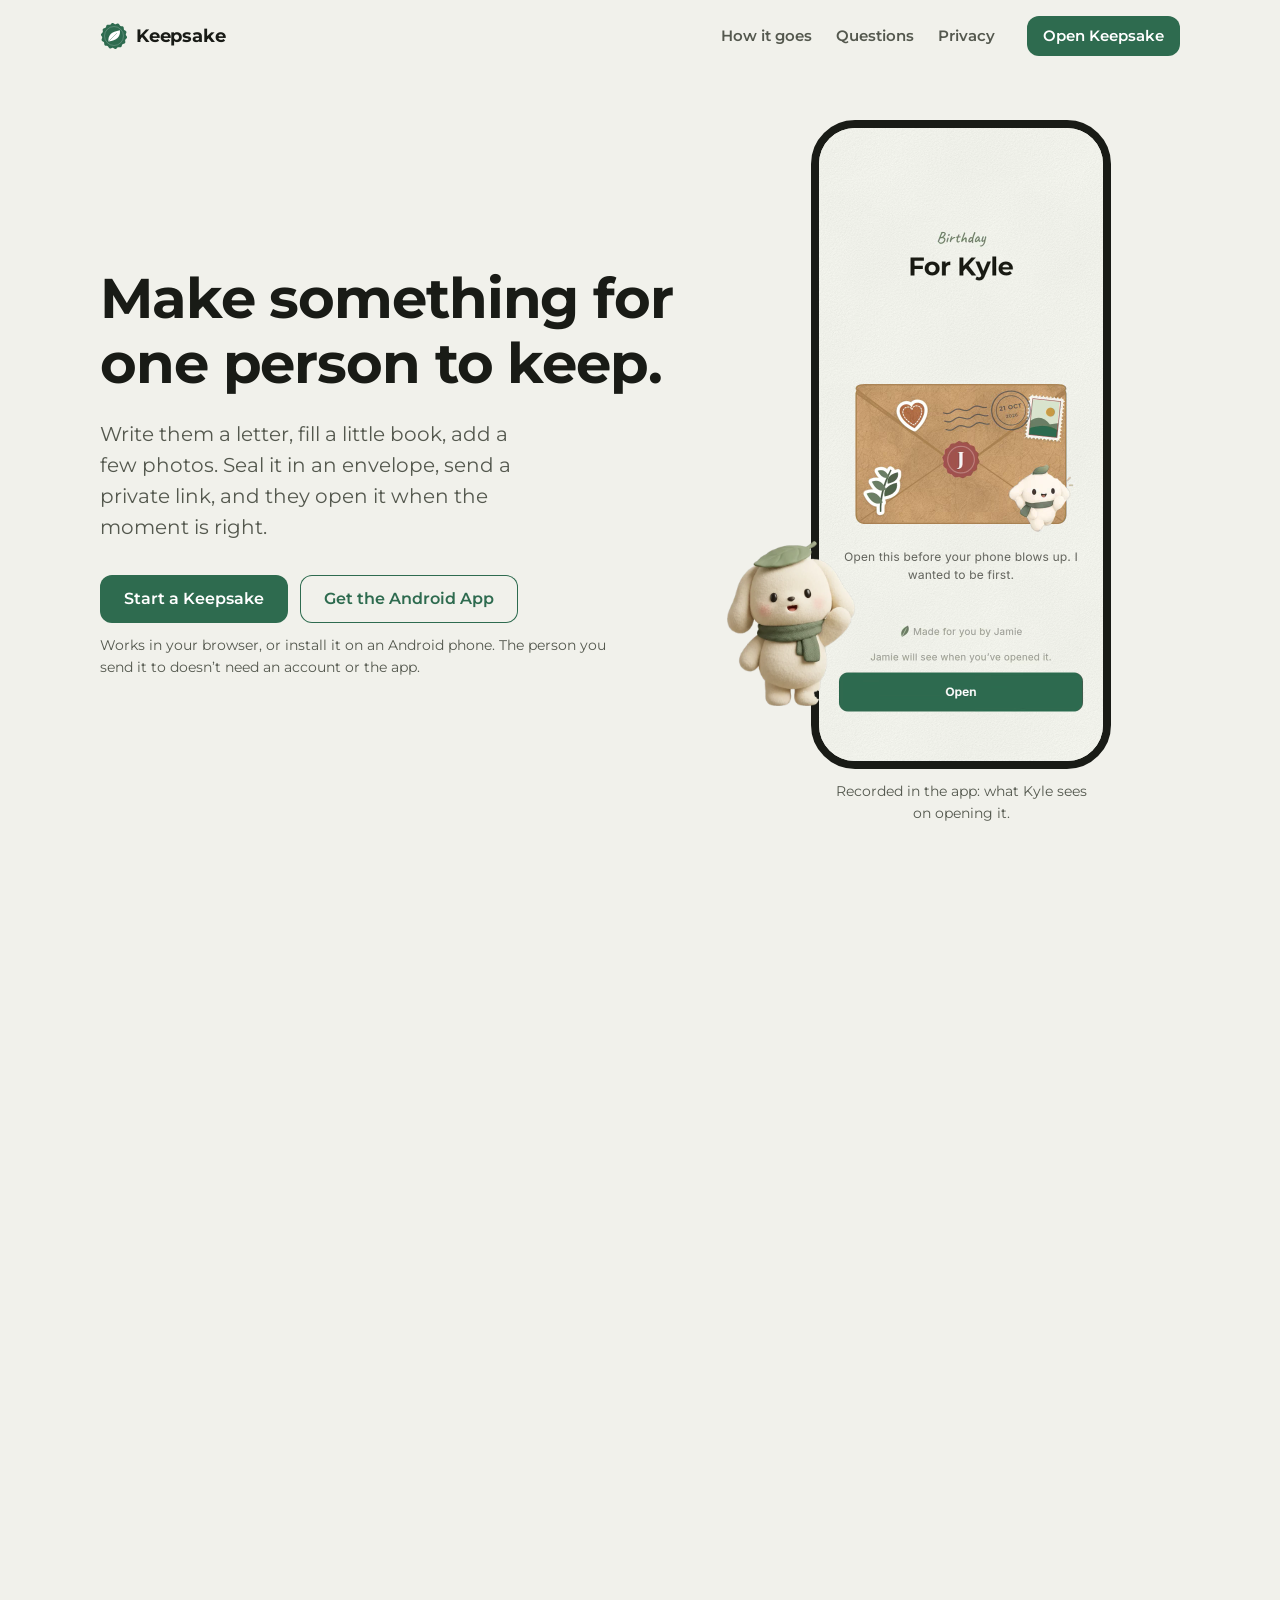
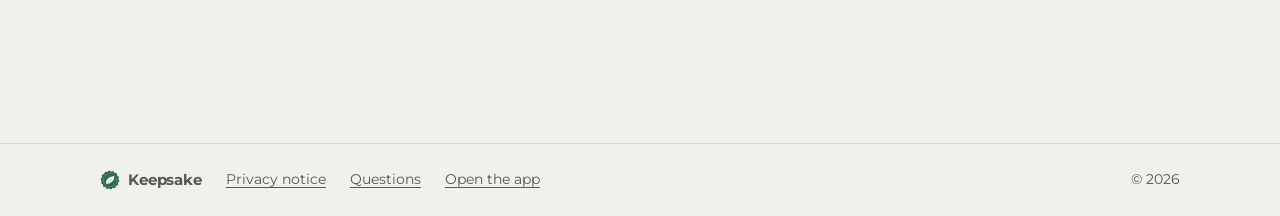
<file: website/index.html>
<!doctype html>
<html lang="en">
<head>
<meta charset="utf-8">
<meta http-equiv="Content-Security-Policy" content="default-src 'none'; script-src 'self'; style-src 'self'; img-src 'self'; media-src 'self'; font-src 'self'; manifest-src 'self'; base-uri 'none'; form-action 'none'; upgrade-insecure-requests; require-trusted-types-for 'script'; trusted-types 'none'">
<meta name="viewport" content="width=device-width, initial-scale=1, viewport-fit=cover">
<title>Keepsake</title>
<meta name="claude:viewport-fit-sides" content="cover">
<meta name="description" content="Write a letter, fill a little book or add a few photos for one person. Seal it in an envelope, send a private link, and they open it when the time is right.">
<meta name="theme-color" content="#F1F1EB">
<meta name="referrer" content="no-referrer">
<meta property="og:title" content="Keepsake">
<meta property="og:description" content="Make something for one person to keep.">
<meta property="og:image" content="img/cover.webp">
<link rel="icon" type="image/svg+xml" href="favicon.svg">
<link rel="icon" href="favicon.ico" sizes="any">
<link rel="apple-touch-icon" href="apple-touch-icon.png">
<link rel="preload" href="fonts/montserrat-bold.woff2" as="font" type="font/woff2" crossorigin>
<link rel="preload" href="fonts/montserrat-regular.woff2" as="font" type="font/woff2" crossorigin>
<link rel="stylesheet" href="site.css">
</head>
<body>

<header class="bar">
  <div class="wrap bar-in">
    <a class="logo" href="#top" aria-label="Keepsake, back to top">
      <img src="favicon.svg" alt="" width="28" height="28">
      <span>Keepsake</span>
    </a>
    <nav class="links" aria-label="On this page">
      <a href="#how">How it goes</a>
      <a href="#questions">Questions</a>
      <a href="#privacy">Privacy</a>
    </nav>
    <a class="btn btn-small" href="app/">Open Keepsake</a>
  </div>
</header>

<main id="top">

  <section class="hero wrap">
    <div class="hero-text">
      <h1>Make something for one person to keep.</h1>
      <p class="lede">Write them a letter, fill a little book, add a few photos. Seal it in an envelope, send a private link, and they open it when the moment is right.</p>
      <div class="cta-row">
        <div class="cta-buttons">
          <a class="btn" href="app/">Start a Keepsake</a>
          <a class="btn btn-quiet" href="download.html">Get the Android App</a>
        </div>
        <p class="note">Works in your browser, or install it on an Android phone. The person you send it to doesn’t need an account or the app.</p>
      </div>
    </div>
    <figure class="hero-phone" data-parallax="0.045">
      <div class="phone-wrap">
        <div class="phone">
          <video id="opening" poster="media/opening-poster.webp"
                 width="585" height="1266" autoplay muted loop playsinline preload="metadata"
                 aria-label="A keepsake opening: the kraft envelope with stickers, the seal breaking, the letter sliding out.">
            <source src="media/opening.webm" type="video/webm">
            <source src="media/opening.mp4" type="video/mp4">
          </video>
        </div>
        <button class="pup" type="button" aria-label="Say hello to the pup">
          <img src="img/pup-wave.webp" alt="" width="360" height="463">
        </button>
      </div>
      <figcaption>Recorded in the app: what Kyle sees on opening it.</figcaption>
    </figure>
  </section>

  <section class="how" id="how" aria-labelledby="how-title" data-reveal>
    <div class="wrap">
      <h2 id="how-title">How it goes</h2>
      <p class="section-lede">Four steps. Nothing for them to set up.</p>
    </div>
    <ol class="steps wrap" tabindex="0" aria-label="Steps, scroll sideways on small screens">
      <li class="step">
        <img src="img/create.webp" alt="The Create screen: occasions as printed paper gift tags on three shelves, To celebrate, For someone close and To say something, with Birthday picked." width="780" height="1688" loading="lazy">
        <h3><span class="num">1</span> Pick what it’s for</h3>
        <p>A birthday, an apology, a hello from far away, or no reason at all. Each one gives you a first line to change or throw away.</p>
      </li>
      <li class="step">
        <img src="img/writer.webp" alt="Writing a letter in handwriting on kraft paper, starting Dear Kyle." width="780" height="1688" loading="lazy">
        <h3><span class="num">2</span> Write it your way</h3>
        <p>A short note or a long letter. Choose the paper, the ink and the handwriting, then sign it with your finger.</p>
      </li>
      <li class="step">
        <img src="img/wrap.webp" alt="Wrapping the envelope: kraft paper, a terracotta wax seal with the initial J, and stickers of a stamp, a heart and a pressed sprig." width="780" height="1688" loading="lazy">
        <h3><span class="num">3</span> Wrap it up</h3>
        <p>Pick the envelope and the wax seal, press your initials into it, then stick on a stamp, a pressed sprig or the pup.</p>
      </li>
      <li class="step">
        <img src="img/letter.webp" alt="The opened gift: a handwritten birthday letter from Jamie to Kyle on kraft paper." width="780" height="1688" loading="lazy">
        <h3><span class="num">4</span> Send the link</h3>
        <p>By message, email or a QR code. They see your envelope first, then the seal breaks and the letter slides out.</p>
      </li>
    </ol>
  </section>

  <section class="tags-demo wrap" aria-labelledby="tags-title" data-reveal>
    <div class="tags-text">
      <h2 id="tags-title">Stuck on the first line?</h2>
      <p>Pick a tag. Keepsake suggests a way to start, and you take it from there. These are the real suggestions from the app.</p>
    </div>
    <div class="tags-play">
      <div class="tag-pile" role="radiogroup" aria-label="Occasion">
        <button class="tag tag-birthday" type="button" role="radio" aria-checked="true" data-o="Birthday" data-line="Happy birthday. This year, I hope"><span>Birthday</span><svg class="motif" viewBox="0 0 26 26" aria-hidden="true"><rect x="10" y="11" width="6" height="12" rx="1.5" fill="#A0524D"/><path d="M10 14l6-1.5M10 18l6-1.5" stroke="#F8E9C8" stroke-width="1.2"/><path d="M13 3c2.5 3 2.5 5 0 6.5-2.5-1.5-2.5-3.5 0-6.5z" fill="#E59A2F"/></svg></button>
        <button class="tag tag-long" type="button" role="radio" aria-checked="false" data-o="Long Distance" data-line="Even from here, I can picture you"><span>Long Distance</span><svg class="motif" viewBox="0 0 26 26" aria-hidden="true"><path d="M22 6 3 12.5l8 2.2 2 7.3z" fill="#2F3B4A"/><path d="M22 6 11 14.7" stroke="#FFFCF6" stroke-width="1"/></svg></button>
        <button class="tag tag-apology" type="button" role="radio" aria-checked="false" data-o="Apology" data-line="I have been thinking about what happened, and"><span>Apology</span><svg class="motif" viewBox="0 0 26 26" aria-hidden="true"><path d="M4 22C10 16 14 12 22 4" stroke="#6B7F63" stroke-width="1.3" fill="none" stroke-linecap="round"/><g fill="#6B7F63"><ellipse cx="9" cy="15" rx="3.5" ry="1.6" transform="rotate(-70 9 15)"/><ellipse cx="13" cy="14" rx="3.5" ry="1.6" transform="rotate(20 13 14)"/><ellipse cx="15" cy="9" rx="3.5" ry="1.6" transform="rotate(-70 15 9)"/><ellipse cx="19" cy="9" rx="3.5" ry="1.6" transform="rotate(20 19 9)"/></g><circle cx="10" cy="19" r="2.3" fill="#4F6249"/></svg></button>
        <button class="tag tag-thanks" type="button" role="radio" aria-checked="false" data-o="Thank You" data-line="I did not say it enough at the time, but"><span>Thank You</span><svg class="motif" viewBox="0 0 26 26" aria-hidden="true"><path d="M4 22C4 11 10 5 22 4c0 12-6 18-18 18z" fill="#6B7F63"/><path d="M6 20 19 7" stroke="#E6EDDF" stroke-width="1"/></svg></button>
        <button class="tag tag-friends" type="button" role="radio" aria-checked="false" data-o="Friendship" data-line="I knew we would be friends when"><span>Friendship</span><svg class="motif" viewBox="0 0 26 26" aria-hidden="true"><path d="M2 11q11 14 22 0" stroke="#2F4329" stroke-width="1" fill="none"/><circle cx="4" cy="13.6" r="3" fill="#A0524D"/><circle cx="8.6" cy="17" r="3" fill="#C79A45"/><circle cx="13" cy="18" r="3" fill="#6B7F63"/><circle cx="17.4" cy="17" r="3" fill="#2F3B4A"/><circle cx="22" cy="13.6" r="3" fill="#A0524D"/></svg></button>
        <button class="tag tag-just" type="button" role="radio" aria-checked="false" data-o="Just Because" data-line="I was thinking about you today when"><span>Just Because</span><svg class="motif" viewBox="0 0 26 26" aria-hidden="true"><g fill="#fff" stroke="#DCCFB8" stroke-width=".8"><ellipse cx="13" cy="6.5" rx="2.6" ry="4.2"/><ellipse cx="13" cy="6.5" rx="2.6" ry="4.2" transform="rotate(51 13 13)"/><ellipse cx="13" cy="6.5" rx="2.6" ry="4.2" transform="rotate(103 13 13)"/><ellipse cx="13" cy="6.5" rx="2.6" ry="4.2" transform="rotate(154 13 13)"/><ellipse cx="13" cy="6.5" rx="2.6" ry="4.2" transform="rotate(206 13 13)"/><ellipse cx="13" cy="6.5" rx="2.6" ry="4.2" transform="rotate(257 13 13)"/><ellipse cx="13" cy="6.5" rx="2.6" ry="4.2" transform="rotate(309 13 13)"/></g><circle cx="13" cy="13" r="3.1" fill="#C79A45"/></svg></button>
      </div>
      <div class="first-line" aria-live="polite">
        <p class="fl-occasion" id="fl-occasion">Birthday</p>
        <p class="fl-text" id="fl-text">Happy birthday. This year, I hope…</p>
      </div>
    </div>
  </section>

  <section class="opened wrap" aria-labelledby="opened-title" data-reveal>
    <div class="opened-text">
      <h2 id="opened-title">What they get</h2>
      <p>Everything you put in, laid out like paper on a table: a letter in your handwriting, a little book that turns its pages, photos with white borders, a list of reasons, notes to open later.</p>
      <p>They can send back a reaction or a few words. Only you can read them, and the app shows you when new ones come in.</p>
    </div>
    <div class="opened-shots">
      <img src="img/reasons.webp" alt="Further down the gift: a list called Stuff I’ve noticed about you, and two notes to open later." width="780" height="1688" loading="lazy">
      <img src="img/book.webp" alt="A little book called Things That Happened This Year, by Jamie, for Kyle, who always reads the last page first." width="780" height="1688" loading="lazy">
    </div>
  </section>

  <section class="open-code wrap" id="open" aria-labelledby="open-title" data-reveal>
    <div class="open-card">
      <div class="open-text">
        <h2 id="open-title">Someone sent you one?</h2>
        <p>Paste the link or the code they gave you. It opens right here in your browser.</p>
      </div>
      <form class="open-form" id="open-form" novalidate>
        <label for="code">Link or code</label>
        <div class="open-row">
          <input id="code" name="code" type="text" inputmode="url" autocomplete="off"
                 autocapitalize="off" autocorrect="off" spellcheck="false" maxlength="300"
                 placeholder="e.g. https://…/receive/Xk3…" aria-describedby="code-help code-error">
          <button class="btn" type="submit">Open It</button>
        </div>
        <p class="help" id="code-help">The code is the 22 letters and numbers at the end of the link.</p>
        <p class="error" id="code-error" role="alert" hidden></p>
      </form>
    </div>
  </section>

  <section class="privacy" id="privacy" aria-labelledby="privacy-title" data-reveal>
    <div class="wrap">
      <h2 id="privacy-title">Private by default</h2>
      <p class="section-lede">Keepsake is for things you’d only say to one person. Here is what that means in practice.</p>
      <dl class="facts">
        <div class="fact">
          <dt>22 random characters</dt>
          <dd>That’s every link. There’s no list of keepsakes to browse and nothing to guess.</dd>
        </div>
        <div class="fact">
          <dt>5 wrong PINs</dt>
          <dd>Add a PIN, and five wrong guesses lock it for 15 minutes, then longer each time, up to a day.</dd>
        </div>
        <div class="fact">
          <dt>Stop sharing anytime</dt>
          <dd>The link stops working on the spot and the copy on our server is deleted. That link can never be used again, by anyone.</dd>
        </div>
        <div class="fact">
          <dt>Sealed until the day</dt>
          <dd>Pick a date and the server won’t hand it over before then, to anyone, however they ask.</dd>
        </div>
        <div class="fact">
          <dt>No location in photos</dt>
          <dd>Photos are shrunk and their location and camera details removed on your phone, before they’re sent.</dd>
        </div>
        <div class="fact">
          <dt>0 trackers</dt>
          <dd>No ads, no analytics, no third-party scripts. Not on this page, not in the app.</dd>
        </div>
      </dl>
      <p class="more"><a href="privacy.html">Read the full privacy notice</a></p>
    </div>
  </section>

  <section class="faq wrap" id="questions" aria-labelledby="faq-title" data-reveal>
    <h2 id="faq-title">Questions people ask</h2>
    <div class="faq-list">
      <details>
        <summary>Does the person I send it to need the app?</summary>
        <p>No. The link opens in any browser on any phone or computer. If they do have the app and an account, they can keep it in their library.</p>
      </details>
      <details>
        <summary>Can I change it after I send it?</summary>
        <p>Yes. Edit it, then tap Update and Share Again. The same link shows the new version, so you don’t have to send anything new.</p>
      </details>
      <details>
        <summary>I sent it to the wrong person. What now?</summary>
        <p>Open it in your keepsakes and tap Stop Sharing. The link stops working at once and the copy on our server is deleted. Your keepsake goes back to your drafts, and you can share it again with a new link.</p>
      </details>
      <details>
        <summary>Can they write back?</summary>
        <p>Yes, with a reaction or a short note of up to 1,000 characters. Only you can read what they send.</p>
      </details>
      <details>
        <summary>How much can one keepsake hold?</summary>
        <p>Up to 6 photos, a book of up to 40 pages, and letters or essays of about 8,000 words each. Mix them however you like.</p>
      </details>
      <details>
        <summary>What happens if I delete my account?</summary>
        <p>Everything you made is deleted from our server: your keepsakes, the replies to them and your sign-in. Their links stop working and can never be reused.</p>
      </details>
    </div>
  </section>

  <section class="closing wrap" aria-labelledby="closing-title" data-reveal>
    <img class="closing-pup drift" src="img/pup-hug.webp" alt="" width="360" height="408">
    <div>
      <h2 id="closing-title">Who would you write to?</h2>
      <p>Start one now. It saves as you go, so you can come back to it tomorrow.</p>
      <div class="cta-buttons">
        <a class="btn" href="app/">Start a Keepsake</a>
        <a class="btn btn-quiet" href="download.html">Get the Android App</a>
      </div>
    </div>
  </section>

</main>

<footer class="foot">
  <div class="wrap foot-in">
    <span class="logo logo-quiet"><img src="favicon.svg" alt="" width="20" height="20"> Keepsake</span>
    <nav aria-label="Footer">
      <a href="privacy.html">Privacy notice</a>
      <a href="#questions">Questions</a>
      <a href="app/">Open the app</a>
    </nav>
    <span class="small">© 2026</span>
  </div>
</footer>

<script src="site.js" defer></script>
</body>
</html>
</file>
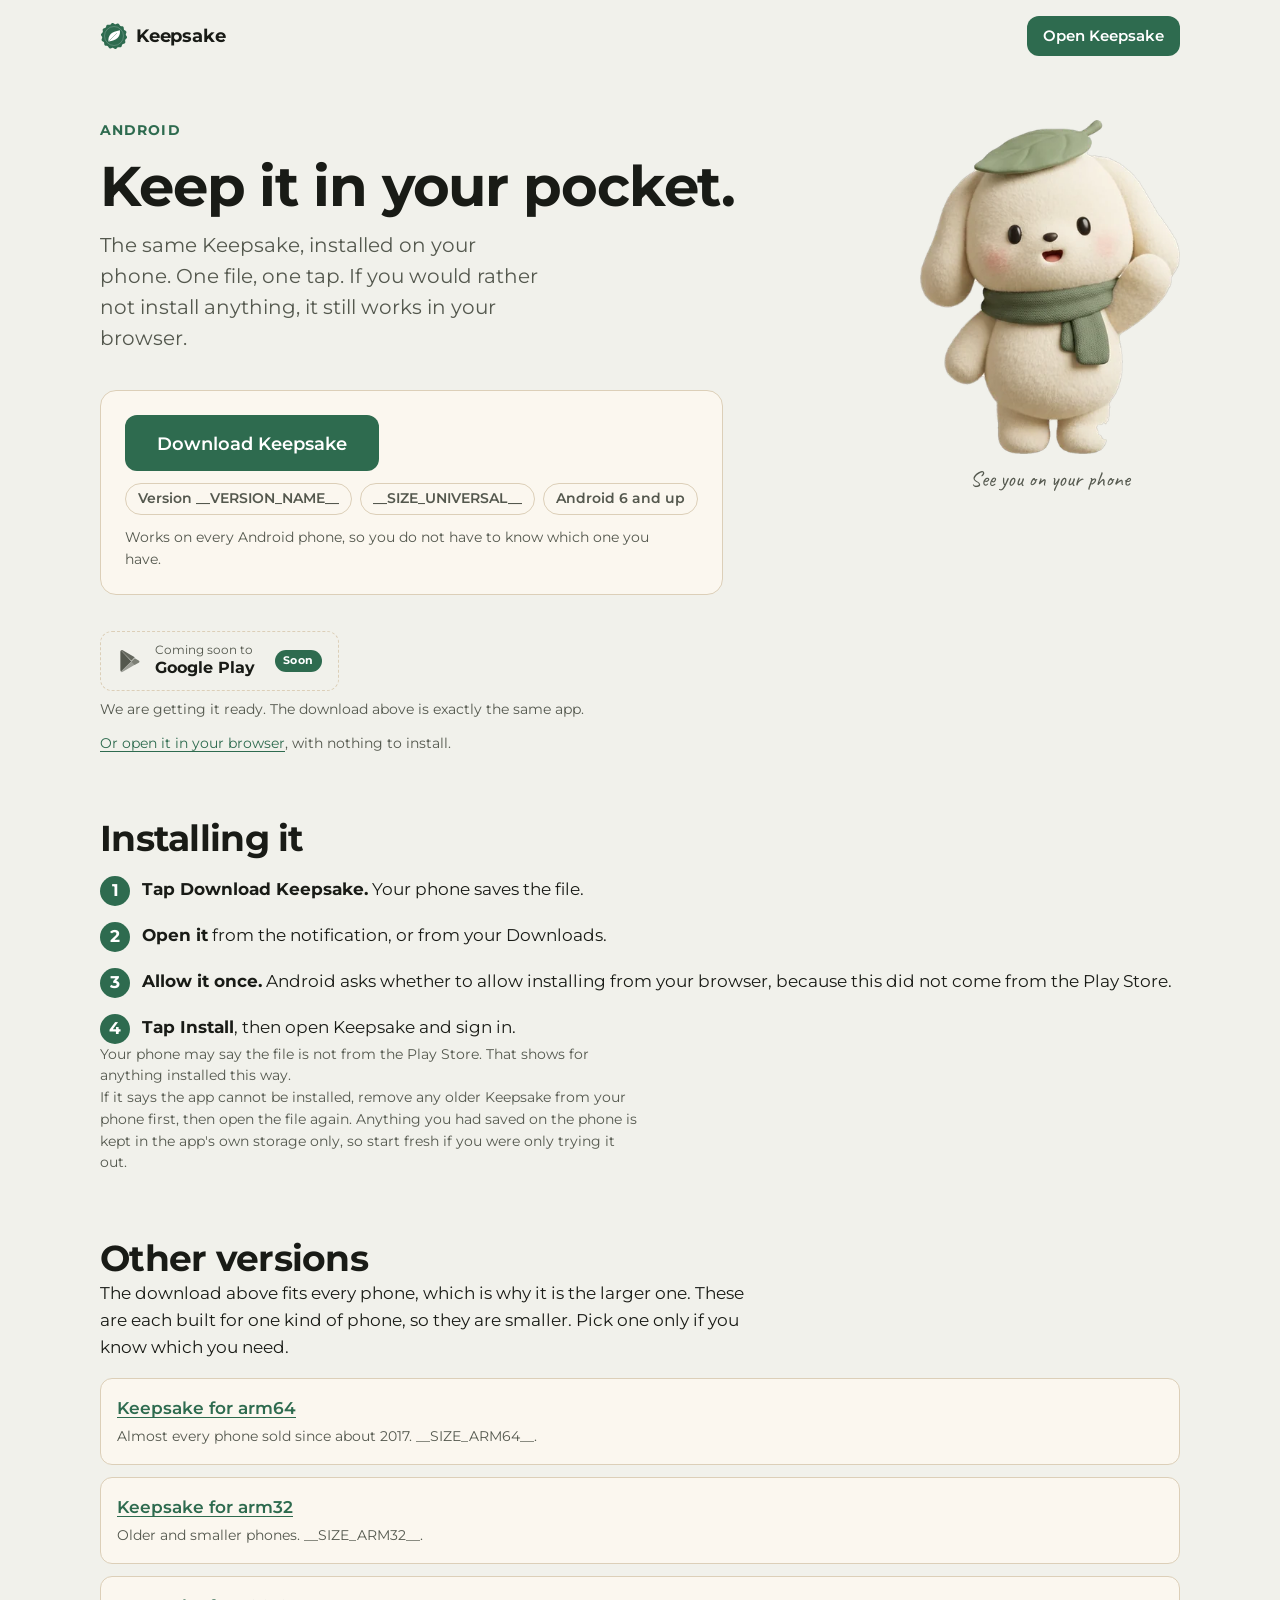
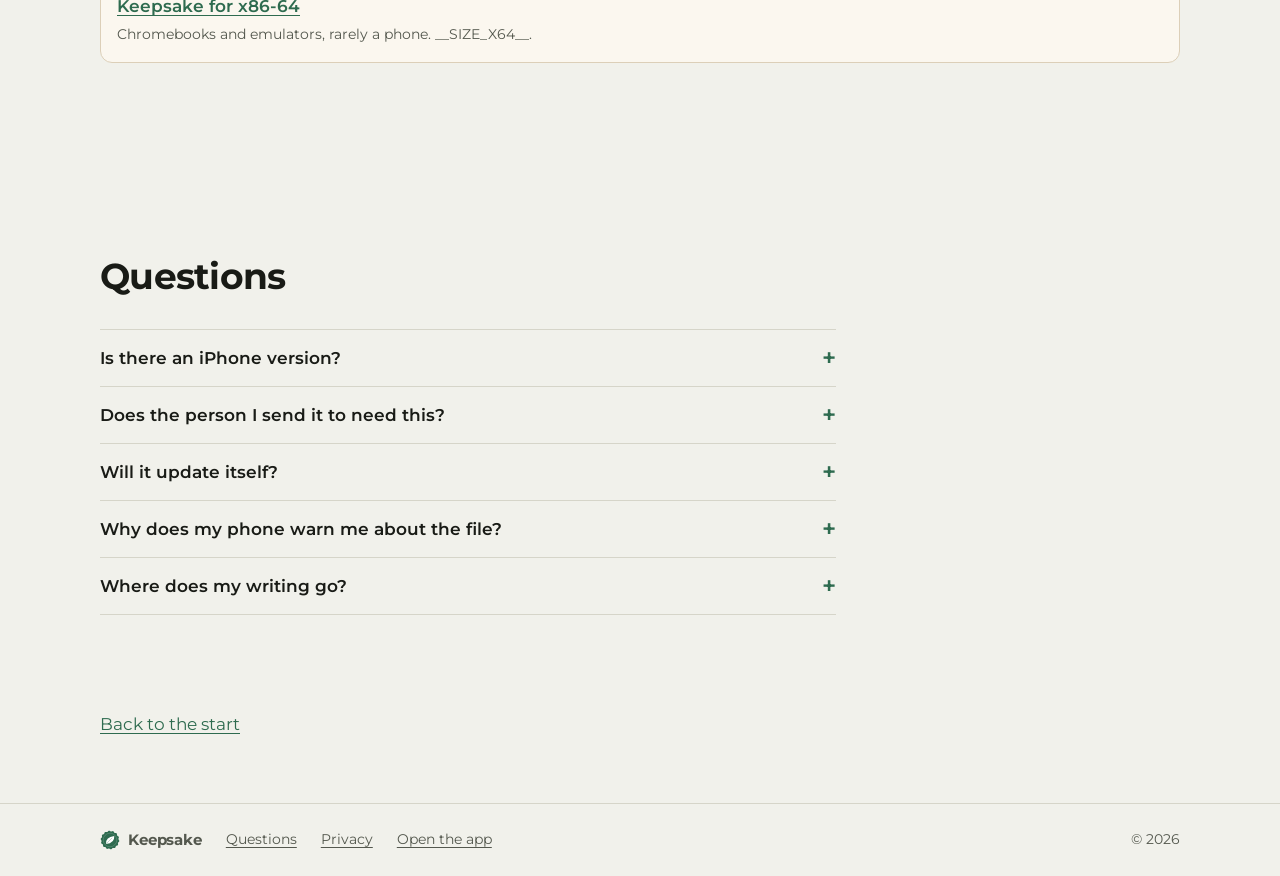
<file: website/download.html>
<!doctype html>
<html lang="en">
<head>
<meta charset="utf-8">
<meta http-equiv="Content-Security-Policy" content="default-src 'none'; script-src 'self'; style-src 'self'; img-src 'self'; media-src 'self'; font-src 'self'; manifest-src 'self'; base-uri 'none'; form-action 'none'; upgrade-insecure-requests; require-trusted-types-for 'script'; trusted-types 'none'">
<meta name="viewport" content="width=device-width, initial-scale=1, viewport-fit=cover">
<title>Get Keepsake on Android</title>
<meta name="description" content="Install Keepsake on an Android phone, or use it in your browser with nothing to install.">
<meta name="theme-color" content="#F1F1EB">
<meta name="referrer" content="no-referrer">
<link rel="icon" type="image/svg+xml" href="favicon.svg">
<link rel="icon" href="favicon.ico" sizes="any">
<link rel="apple-touch-icon" href="apple-touch-icon.png">
<link rel="preload" href="fonts/montserrat-bold.woff2" as="font" type="font/woff2" crossorigin>
<link rel="preload" href="fonts/montserrat-regular.woff2" as="font" type="font/woff2" crossorigin>
<link rel="stylesheet" href="site.css">
</head>
<body>

<header class="bar">
  <div class="wrap bar-in">
    <a class="logo" href="./" aria-label="Keepsake home">
      <img src="favicon.svg" alt="" width="28" height="28">
      <span>Keepsake</span>
    </a>
    <a class="btn btn-small" href="app/">Open Keepsake</a>
  </div>
</header>

<main class="wrap dl">

  <section class="dl-top">
    <div class="dl-words">
      <p class="eyebrow" data-reveal>Android</p>
      <h1 data-reveal>Keep it in your pocket.</h1>
      <p class="lede" data-reveal>The same Keepsake, installed on your phone. One file, one tap. If you would rather not install anything, it still works in your browser.</p>

      <div class="dl-pick" data-reveal>
        <a class="btn btn-big" href="keepsake.apk" download>Download Keepsake</a>
        <p class="dl-meta">
          <span class="pill">Version __VERSION_NAME__</span>
          <span class="pill">__SIZE_UNIVERSAL__</span>
          <span class="pill">Android 6 and up</span>
        </p>
        <p class="note">Works on every Android phone, so you do not have to know which one you have.</p>
      </div>

      <div class="store-row" data-reveal>
        <span class="store is-soon">
          <svg viewBox="0 0 24 24" width="26" height="26" aria-hidden="true" focusable="false">
            <path fill="currentColor" d="M3.6 2.3c-.3.3-.5.7-.5 1.3v16.8c0 .6.2 1 .5 1.3l.1.1 9.4-9.4v-.2L3.7 2.2l-.1.1Z"/>
            <path fill="currentColor" d="m16.3 15.6-3-3v-.2l3-3 .1.1 3.6 2c1 .6 1 1.6 0 2.2l-3.7 1.9Z" opacity=".75"/>
            <path fill="currentColor" d="m16.4 15.5-3.1-3.1L3.6 22c.4.4 1 .4 1.7 0l11.1-6.5" opacity=".55"/>
            <path fill="currentColor" d="M16.4 8.5 5.3 2.1c-.7-.4-1.3-.4-1.7 0l9.7 9.7 3.1-3.3Z" opacity=".9"/>
          </svg>
          <span class="store-text">
            <small>Coming soon to</small>
            <strong>Google Play</strong>
          </span>
          <span class="soon-tag">Soon</span>
        </span>
        <p class="note">We are getting it ready. The download above is exactly the same app.</p>
      </div>

      <p class="note"><a href="app/">Or open it in your browser</a>, with nothing to install.</p>
    </div>

    <figure class="dl-art" data-parallax="0.05">
      <img class="drift" src="img/pup-wave.webp" alt="" width="360" height="463">
      <figcaption class="hand">See you on your phone</figcaption>
    </figure>
  </section>

  <section class="dl-steps" aria-labelledby="steps-title" data-reveal>
    <h2 id="steps-title">Installing it</h2>
    <ol class="dl-steps-list">
      <li><span class="step-n">1</span><div><strong>Tap Download Keepsake.</strong> Your phone saves the file.</div></li>
      <li><span class="step-n">2</span><div><strong>Open it</strong> from the notification, or from your Downloads.</div></li>
      <li><span class="step-n">3</span><div><strong>Allow it once.</strong> Android asks whether to allow installing from your browser, because this did not come from the Play Store.</div></li>
      <li><span class="step-n">4</span><div><strong>Tap Install</strong>, then open Keepsake and sign in.</div></li>
    </ol>
    <p class="note">Your phone may say the file is not from the Play Store. That shows for anything installed this way.</p>
    <p class="note">If it says the app cannot be installed, remove any older Keepsake from your phone first, then open the file again. Anything you had saved on the phone is kept in the app's own storage only, so start fresh if you were only trying it out.</p>
  </section>

  <section class="dl-other" aria-labelledby="other-title" data-reveal>
    <h2 id="other-title">Other versions</h2>
    <p>The download above fits every phone, which is why it is the larger one. These are each built for one kind of phone, so they are smaller. Pick one only if you know which you need.</p>
    <ul class="dl-list">
      <li class="lift">
        <a href="keepsake-arm64.apk" download>Keepsake for arm64</a>
        <span class="note">Almost every phone sold since about 2017. __SIZE_ARM64__.</span>
      </li>
      <li class="lift">
        <a href="keepsake-arm32.apk" download>Keepsake for arm32</a>
        <span class="note">Older and smaller phones. __SIZE_ARM32__.</span>
      </li>
      <li class="lift">
        <a href="keepsake-x86-64.apk" download>Keepsake for x86-64</a>
        <span class="note">Chromebooks and emulators, rarely a phone. __SIZE_X64__.</span>
      </li>
    </ul>
  </section>

  <section class="faq dl-faq" aria-labelledby="faq-title" data-reveal>
    <h2 id="faq-title">Questions</h2>
    <div class="faq-list">
      <details>
        <summary>Is there an iPhone version?</summary>
        <p>Not yet. Keepsake works in Safari in the meantime, and the person you send a keepsake to never needs the app at all.</p>
      </details>
      <details>
        <summary>Does the person I send it to need this?</summary>
        <p>No. They open your link in whatever browser they already have, on any phone or computer.</p>
      </details>
      <details>
        <summary>Will it update itself?</summary>
        <p>Not on its own. Keepsake tells you when a newer one is out and brings you back to this page, so you are never left on an old version without knowing.</p>
      </details>
      <details>
        <summary>Why does my phone warn me about the file?</summary>
        <p>Anything installed outside the Play Store shows that warning. It is your phone checking that you meant to, not a sign that something is wrong.</p>
      </details>
      <details>
        <summary>Where does my writing go?</summary>
        <p>Onto your phone first, and onto our server only when you share it. <a href="privacy.html">Privacy</a> says exactly what is kept and for how long.</p>
      </details>
    </div>
  </section>

  <p class="back"><a href="./">Back to the start</a></p>
</main>

<footer class="foot">
  <div class="wrap foot-in">
    <span class="logo logo-quiet"><img src="favicon.svg" alt="" width="20" height="20"> Keepsake</span>
    <nav aria-label="Footer">
      <a href="./#questions">Questions</a>
      <a href="privacy.html">Privacy</a>
      <a href="app/">Open the app</a>
    </nav>
    <span class="small">&copy; 2026</span>
  </div>
</footer>
</body>
</html>
</file>
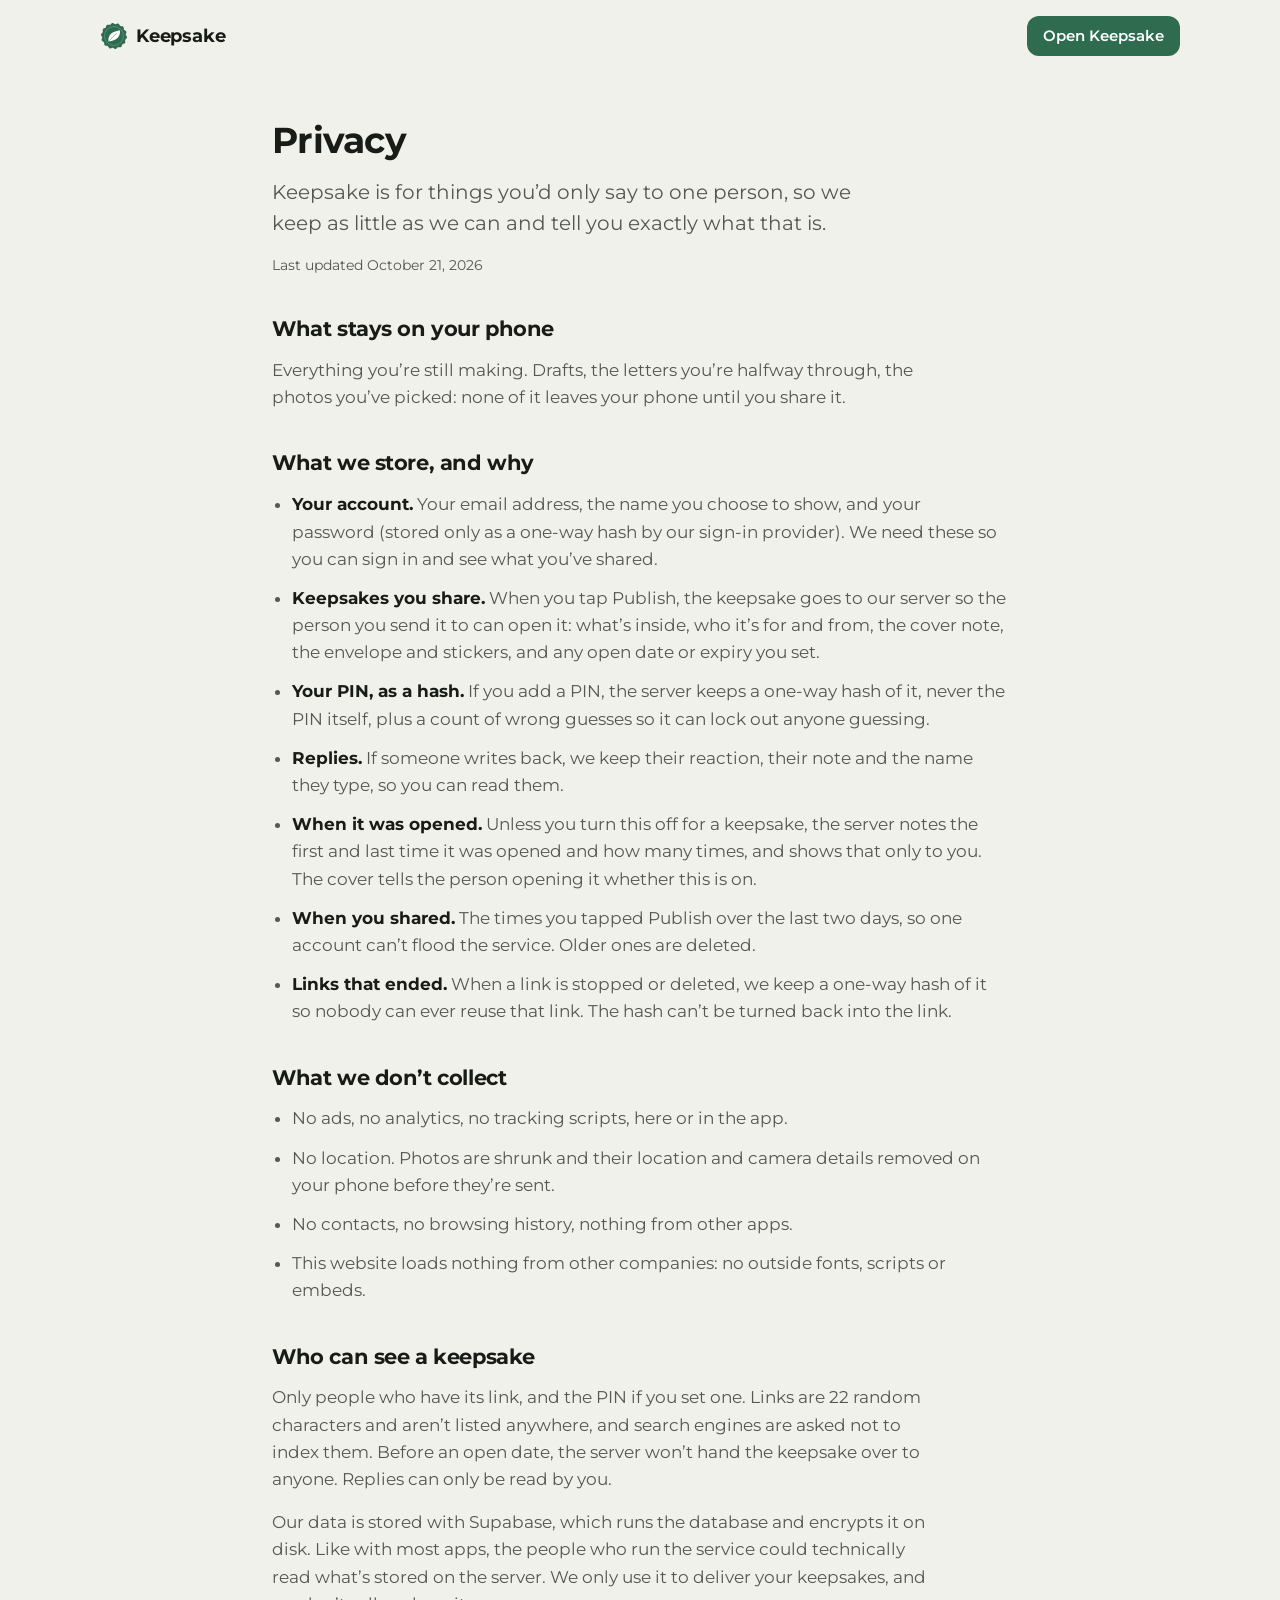
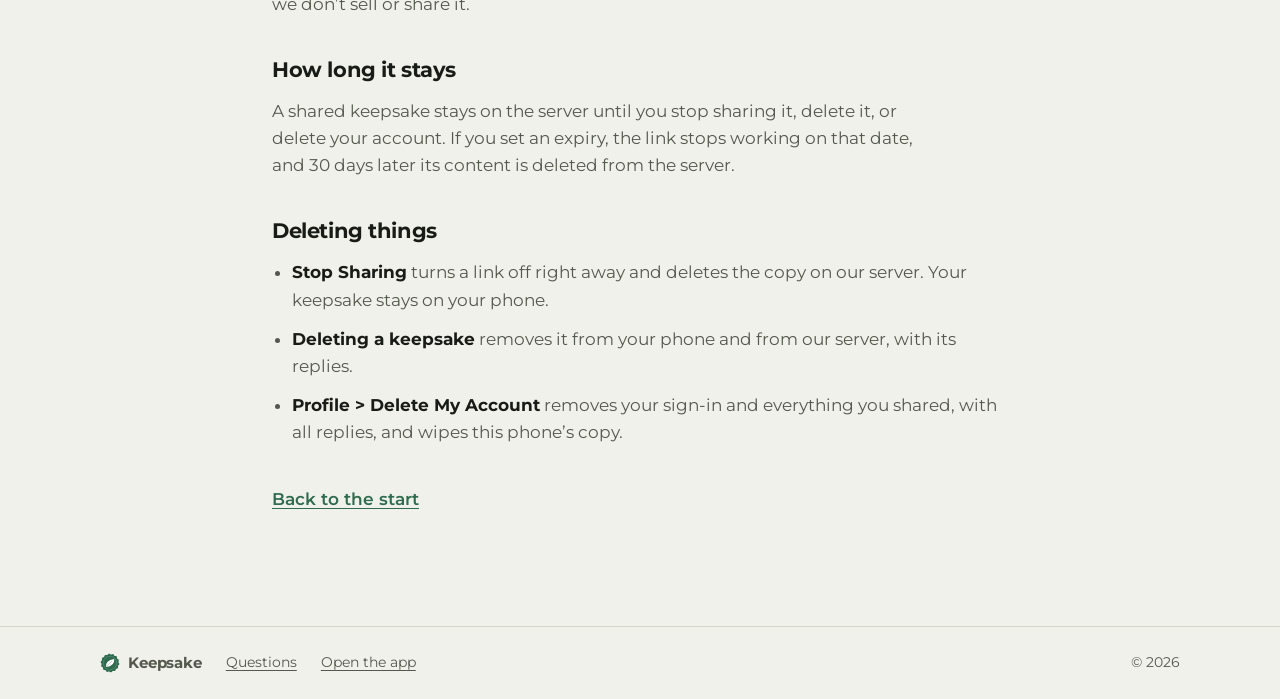
<file: website/privacy.html>
<!doctype html>
<html lang="en">
<head>
<meta charset="utf-8">
<meta http-equiv="Content-Security-Policy" content="default-src 'none'; script-src 'self'; style-src 'self'; img-src 'self'; media-src 'self'; font-src 'self'; manifest-src 'self'; base-uri 'none'; form-action 'none'; upgrade-insecure-requests; require-trusted-types-for 'script'; trusted-types 'none'">
<meta name="viewport" content="width=device-width, initial-scale=1, viewport-fit=cover">
<title>Keepsake Privacy</title>
<meta name="description" content="What Keepsake stores, who can see it, how long it stays, and how to delete it.">
<meta name="theme-color" content="#F1F1EB">
<meta name="referrer" content="no-referrer">
<link rel="icon" type="image/svg+xml" href="favicon.svg">
<link rel="icon" href="favicon.ico" sizes="any">
<link rel="preload" href="fonts/montserrat-bold.woff2" as="font" type="font/woff2" crossorigin>
<link rel="preload" href="fonts/montserrat-regular.woff2" as="font" type="font/woff2" crossorigin>
<link rel="stylesheet" href="site.css">
</head>
<body>

<header class="bar">
  <div class="wrap bar-in">
    <a class="logo" href="./" aria-label="Keepsake home">
      <img src="favicon.svg" alt="" width="28" height="28">
      <span>Keepsake</span>
    </a>
    <a class="btn btn-small" href="app/">Open Keepsake</a>
  </div>
</header>

<main class="doc wrap">
  <h1>Privacy</h1>
  <p class="lede">Keepsake is for things you’d only say to one person, so we keep as little as we can and tell you exactly what that is.</p>
  <p class="stamp">Last updated October 21, 2026</p>

  <h2>What stays on your phone</h2>
  <p>Everything you’re still making. Drafts, the letters you’re halfway through, the photos you’ve picked: none of it leaves your phone until you share it.</p>

  <h2>What we store, and why</h2>
  <ul>
    <li><strong>Your account.</strong> Your email address, the name you choose to show, and your password (stored only as a one-way hash by our sign-in provider). We need these so you can sign in and see what you’ve shared.</li>
    <li><strong>Keepsakes you share.</strong> When you tap Publish, the keepsake goes to our server so the person you send it to can open it: what’s inside, who it’s for and from, the cover note, the envelope and stickers, and any open date or expiry you set.</li>
    <li><strong>Your PIN, as a hash.</strong> If you add a PIN, the server keeps a one-way hash of it, never the PIN itself, plus a count of wrong guesses so it can lock out anyone guessing.</li>
    <li><strong>Replies.</strong> If someone writes back, we keep their reaction, their note and the name they type, so you can read them.</li>
    <li><strong>When it was opened.</strong> Unless you turn this off for a keepsake, the server notes the first and last time it was opened and how many times, and shows that only to you. The cover tells the person opening it whether this is on.</li>
    <li><strong>When you shared.</strong> The times you tapped Publish over the last two days, so one account can’t flood the service. Older ones are deleted.</li>
    <li><strong>Links that ended.</strong> When a link is stopped or deleted, we keep a one-way hash of it so nobody can ever reuse that link. The hash can’t be turned back into the link.</li>
  </ul>

  <h2>What we don’t collect</h2>
  <ul>
    <li>No ads, no analytics, no tracking scripts, here or in the app.</li>
    <li>No location. Photos are shrunk and their location and camera details removed on your phone before they’re sent.</li>
    <li>No contacts, no browsing history, nothing from other apps.</li>
    <li>This website loads nothing from other companies: no outside fonts, scripts or embeds.</li>
  </ul>

  <h2>Who can see a keepsake</h2>
  <p>Only people who have its link, and the PIN if you set one. Links are 22 random characters and aren’t listed anywhere, and search engines are asked not to index them. Before an open date, the server won’t hand the keepsake over to anyone. Replies can only be read by you.</p>
  <p>Our data is stored with Supabase, which runs the database and encrypts it on disk. Like with most apps, the people who run the service could technically read what’s stored on the server. We only use it to deliver your keepsakes, and we don’t sell or share it.</p>

  <h2>How long it stays</h2>
  <p>A shared keepsake stays on the server until you stop sharing it, delete it, or delete your account. If you set an expiry, the link stops working on that date, and 30 days later its content is deleted from the server.</p>

  <h2>Deleting things</h2>
  <ul>
    <li><strong>Stop Sharing</strong> turns a link off right away and deletes the copy on our server. Your keepsake stays on your phone.</li>
    <li><strong>Deleting a keepsake</strong> removes it from your phone and from our server, with its replies.</li>
    <li><strong>Profile &gt; Delete My Account</strong> removes your sign-in and everything you shared, with all replies, and wipes this phone’s copy.</li>
  </ul>

  <p class="back"><a href="./">Back to the start</a></p>
</main>

<footer class="foot">
  <div class="wrap foot-in">
    <span class="logo logo-quiet"><img src="favicon.svg" alt="" width="20" height="20"> Keepsake</span>
    <nav aria-label="Footer">
      <a href="./#questions">Questions</a>
      <a href="app/">Open the app</a>
    </nav>
    <span class="small">© 2026</span>
  </div>
</footer>
</body>
</html>
</file>
<file: website/site.css>
/* Keepsake: a letter laid on a stone table. Text sits left, the real app sits
   right, and every section shares one vertical rhythm. One flat background,
   one accent, one typeface. */
:root {
  --bg: #F1F1EB;          /* stone, flat, everywhere */
  --ink: #191B16;
  --ink-soft: #54584E;
  --line: #D6D5C9;
  --accent: #2E6B4F;      /* evergreen, the only accent */
  --accent-press: #255640;
  --on-accent: #FFFFFF;
  /* Product surfaces (only inside the tag demo, as in the app). */
  --paper: #FBF7EF;
  --paper-edge: #DCCFB8;

  --font: "Montserrat", "Avenir Next", "Segoe UI", system-ui, sans-serif;
  --hand: "Caveat", "Bradley Hand", cursive;

  /* Type scale, ratio 1.25 from a 17px body. */
  --t-small: 0.85rem;
  --t-body: 1.0625rem;
  --t-lede: 1.25rem;
  --t-h3: 1.125rem;
  --t-h2: clamp(1.75rem, 1.35rem + 1.6vw, 2.25rem);
  --t-h1: clamp(2.25rem, 1.5rem + 3.4vw, 3.5rem);

  /* 8-point spacing. */
  --s1: 4px; --s2: 8px; --s3: 12px; --s4: 16px; --s5: 24px;
  --s6: 32px; --s7: 48px; --s8: 64px;
  --section: clamp(64px, 9vw, 112px);
  --max: 1080px;
  color-scheme: light;
}

@font-face {
  font-family: "Montserrat";
  src: url("fonts/montserrat-regular.woff2") format("woff2");
  font-weight: 400; font-style: normal; font-display: swap;
}
@font-face {
  font-family: "Montserrat";
  src: url("fonts/montserrat-semibold.woff2") format("woff2");
  font-weight: 600; font-style: normal; font-display: swap;
}
@font-face {
  font-family: "Montserrat";
  src: url("fonts/montserrat-bold.woff2") format("woff2");
  font-weight: 700; font-style: normal; font-display: swap;
}
@font-face {
  font-family: "Caveat";
  src: url("fonts/caveat.woff2") format("woff2");
  font-weight: 400 700; font-style: normal; font-display: swap;
}

*, *::before, *::after { box-sizing: border-box; }

html { scroll-behavior: smooth; -webkit-text-size-adjust: 100%; }

body {
  margin: 0;
  background: var(--bg);
  color: var(--ink);
  font-family: var(--font);
  font-size: var(--t-body);
  line-height: 1.6;
  -webkit-font-smoothing: antialiased;
}

img, video { max-width: 100%; height: auto; display: block; }

h1, h2, h3 {
  margin: 0;
  line-height: 1.15;
  letter-spacing: -0.02em;
  text-wrap: balance;
  font-weight: 700;
}
h1 { font-size: var(--t-h1); }
h2 { font-size: var(--t-h2); }
h3 { font-size: var(--t-h3); letter-spacing: -0.01em; line-height: 1.3; }

p { margin: 0; max-width: 60ch; }

a { color: var(--accent); text-underline-offset: 3px; }
a:hover { color: var(--accent-press); }

:focus-visible { outline: 2px solid var(--accent); outline-offset: 3px; border-radius: 4px; }

.wrap {
  width: 100%;
  max-width: calc(var(--max) + 2 * max(16px, env(safe-area-inset-left, 0px)));
  margin-inline: auto;
  padding-left: max(16px, env(safe-area-inset-left, 0px));
  padding-right: max(16px, env(safe-area-inset-right, 0px));
}

/* Buttons: background changes on hover, a small press on tap. */
.btn {
  display: inline-flex;
  align-items: center;
  justify-content: center;
  min-height: 48px;
  padding: 0 var(--s5);
  border-radius: 12px;
  border: 0;
  background: var(--accent);
  color: var(--on-accent);
  font: 600 1rem/1.2 var(--font);
  text-decoration: none;
  cursor: pointer;
  transition: background-color 160ms ease, transform 160ms ease;
}
.btn:hover { background: var(--accent-press); color: var(--on-accent); }
.btn:active { transform: scale(0.97); }
.btn-small { min-height: 40px; padding: 0 var(--s4); font-size: 0.95rem; }
/* The second choice on a row: the same shape, drawn in outline so one
   button still leads. */
.btn-quiet {
  background: transparent;
  color: var(--accent);
  box-shadow: inset 0 0 0 1px var(--accent);
}
.btn-quiet:hover { background: var(--accent); color: var(--on-accent); }

/* Header */
.bar { padding-block: var(--s4); }
.bar-in { display: flex; align-items: center; gap: var(--s5); }
.logo {
  display: inline-flex; align-items: center; gap: var(--s2);
  color: var(--ink); text-decoration: none; font-weight: 700; font-size: 1.15rem;
  letter-spacing: -0.01em;
}
.logo:hover { color: var(--ink); }
.links { display: flex; gap: var(--s5); margin-left: auto; }
.links a { color: var(--ink-soft); text-decoration: none; font-weight: 600; font-size: 0.95rem; }
.links a:hover { color: var(--ink); text-decoration: underline; }
.bar .btn-small { margin-left: var(--s2); }
.logo + .btn-small { margin-left: auto; } /* pages without the nav links */
@media (max-width: 640px) {
  .links { display: none; }
  .bar .btn-small { margin-left: auto; }
}

/* One gap between sections, the same everywhere. */
.how, .tags-demo, .opened, .open-code, .privacy, .faq, .closing { padding-block-start: var(--section); }
.hero { padding-block-start: var(--s7); }
.closing { padding-block-end: var(--section); }
.section-lede { margin-top: var(--s3); color: var(--ink-soft); font-size: var(--t-lede); line-height: 1.5; }

/* Hero: words left, the real thing right. */
.hero {
  display: grid;
  grid-template-columns: minmax(0, 1.15fr) minmax(0, 0.85fr);
  gap: var(--s7);
  align-items: center;
}
.hero-text { display: grid; gap: var(--s5); align-content: center; }
.lede { font-size: var(--t-lede); line-height: 1.55; color: var(--ink-soft); max-width: 34ch; }
.cta-row { display: grid; gap: var(--s3); justify-items: start; margin-top: var(--s2); }
.cta-buttons { display: flex; flex-wrap: wrap; gap: var(--s3); }

/* Download page: one obvious choice, the rest kept quiet below it. */
.dl-pick {
  display: grid; gap: var(--s3); justify-items: start;
  padding: var(--s5); margin-block: var(--s5);
  border: 1px solid var(--paper-edge); border-radius: 16px;
  background: var(--paper);
}
.btn-big { min-height: 56px; padding: 0 var(--s6); font-size: 1.1rem; }
.dl-list { list-style: none; padding: 0; display: grid; gap: var(--s3); }
.dl-list li {
  display: grid; gap: var(--s1);
  padding: var(--s4);
  border: 1px solid var(--paper-edge);
  border-radius: 12px;
  background: var(--paper);
}
.dl-list a { font-weight: 600; }
.dl-list a::after {
  content: "";
  position: absolute; inset: 0;
}
.dl-list li { position: relative; }

/* Download page ------------------------------------------------------- */
.dl { padding-block: var(--s7) var(--s8); display: grid; gap: var(--s8); }
.dl-top { display: grid; gap: var(--s6); align-items: start; }
@media (min-width: 820px) {
  .dl-top { grid-template-columns: minmax(0, 1fr) auto; gap: var(--s7); }
}
.dl-words { min-width: 0; display: grid; gap: var(--s3); justify-items: start; }
.dl-words h1 { margin: 0; }
.dl-art { margin: 0; display: grid; justify-items: center; gap: var(--s2); }
.dl-art img { width: min(260px, 60vw); height: auto; }

.eyebrow {
  margin: 0; color: var(--accent); font-weight: 700;
  font-size: var(--t-small); letter-spacing: 0.08em; text-transform: uppercase;
}
.hand { font-family: "Caveat", cursive; font-size: 1.35rem; color: var(--ink-soft); }
.back { margin-top: var(--s6); }
.small { font-size: var(--t-small); }

.dl-meta { display: flex; flex-wrap: wrap; gap: var(--s2); margin: 0; }
.pill {
  display: inline-flex; align-items: center;
  padding: 4px var(--s3); border-radius: 999px;
  border: 1px solid var(--paper-edge); background: var(--paper);
  color: var(--ink-soft); font-size: var(--t-small); font-weight: 600;
}

/* The Play listing is not open yet, so the badge is shown resting rather
   than hidden: people look for it, and its absence reads as missing. */
.store-row { display: grid; gap: var(--s2); justify-items: start; }
.store {
  display: inline-flex; align-items: center; gap: var(--s3);
  padding: var(--s3) var(--s4); border-radius: 12px;
  border: 1px dashed var(--paper-edge); background: transparent;
  color: var(--ink-soft);
}
.store-text { display: grid; line-height: 1.2; }
.store-text small { font-size: 0.72rem; }
.store-text strong { font-size: 1.02rem; color: var(--ink); }
.store.is-soon { cursor: default; }
.soon-tag {
  margin-left: var(--s2); padding: 2px var(--s2); border-radius: 999px;
  background: var(--accent); color: var(--on-accent);
  font-size: 0.7rem; font-weight: 700; letter-spacing: 0.04em;
}

.dl-steps-list { list-style: none; padding: 0; margin: var(--s4) 0 0; display: grid; gap: var(--s4); }
.dl-steps-list li { display: grid; grid-template-columns: auto minmax(0, 1fr); gap: var(--s3); align-items: start; }
.step-n {
  display: inline-flex; align-items: center; justify-content: center;
  width: 30px; height: 30px; border-radius: 999px;
  background: var(--accent); color: var(--on-accent); font-weight: 700;
}
.note { color: var(--ink-soft); font-size: var(--t-small); }

.hero-phone { position: relative; margin: 0; justify-self: center; display: grid; gap: var(--s3); justify-items: center; }
.phone-wrap { position: relative; }
.phone {
  width: min(300px, 74vw);
  aspect-ratio: 585 / 1266;
  border: 8px solid var(--ink);
  border-radius: 44px;
  overflow: hidden;
  background: var(--bg);
}
.phone video { width: 100%; height: 100%; object-fit: cover; }
.hero-phone figcaption { color: var(--ink-soft); font-size: var(--t-small); text-align: center; max-width: 30ch; }

/* The pup hops once when the page loads, and again when you poke it. */
.pup {
  position: absolute;
  left: -84px;
  bottom: 64px;
  width: 128px;
  padding: 0;
  border: 0;
  background: none;
  cursor: pointer;
  animation: hop 720ms cubic-bezier(.3, .7, .4, 1) 600ms 1 both;
  transform-origin: 50% 100%;
}
.pup.again { animation: hop 720ms cubic-bezier(.3, .7, .4, 1) 0ms 1 both; }
@keyframes hop {
  0%   { transform: translateY(0) rotate(0); }
  35%  { transform: translateY(-16px) rotate(-4deg); }
  70%  { transform: translateY(0) rotate(2deg) scale(1.04, 0.95); }
  100% { transform: translateY(0) rotate(0) scale(1, 1); }
}

@media (max-width: 820px) {
  .hero { grid-template-columns: minmax(0, 1fr); gap: var(--s7); }
  .lede { max-width: 40ch; }
  .pup { left: -26px; width: 80px; bottom: 8px; }
}

/* How it goes: four real screens. Sideways scroll on phones. */
.steps {
  list-style: none;
  margin: var(--s7) auto 0;
  display: grid;
  grid-template-columns: repeat(4, minmax(0, 1fr));
  gap: var(--s5);
}
.step { display: grid; gap: var(--s3); align-content: start; }
.step img {
  width: 100%;
  height: auto;
  border-radius: 22px;
  border: 1px solid var(--line);
  margin-bottom: var(--s2);
  transition: transform 200ms ease;
}
.step p { color: var(--ink-soft); font-size: 0.97rem; line-height: 1.55; }
.num {
  display: inline-grid; place-items: center;
  width: 1.6em; height: 1.6em; margin-right: var(--s1);
  border-radius: 50%;
  background: var(--accent); color: var(--on-accent);
  font-size: 0.85em; letter-spacing: 0;
  vertical-align: 0.05em;
}
@media (hover: hover) and (pointer: fine) {
  .step:hover img { transform: translateY(-4px); }
}
@media (max-width: 900px) {
  .steps {
    grid-template-columns: none;
    grid-auto-flow: column;
    grid-auto-columns: min(72vw, 260px);
    overflow-x: auto;
    scroll-snap-type: x mandatory;
    /* Snap to the gutter, not the screen edge. */
    scroll-padding-inline: max(16px, env(safe-area-inset-left, 0px));
    padding-bottom: var(--s4);
    scrollbar-width: thin;
  }
  .step { scroll-snap-align: start; }
}

/* Tags: the same paper gift tags as the app, each printed for its
   occasion, two to a row. */
.tags-demo {
  display: grid;
  grid-template-columns: minmax(0, 0.9fr) minmax(0, 1.1fr);
  gap: var(--s7);
  align-items: center;
}
.tags-text { display: grid; gap: var(--s4); }
.tags-text p { color: var(--ink-soft); }
.tags-play { display: grid; gap: var(--s6); }
.tag-pile { display: grid; grid-template-columns: repeat(2, minmax(0, 1fr)); gap: var(--s3); max-width: 34rem; }

.tag {
  --tilt: 0deg;
  --paper: #FBF7EF;
  --ink: #3B4733;
  --edge: #DCCFB8;
  --inset: 1px;
  position: relative;
  isolation: isolate;
  display: flex;
  align-items: center;
  justify-content: space-between;
  gap: var(--s2);
  min-height: 54px;
  padding: var(--s2) var(--s3) var(--s2) 34px;
  border: 0;
  border-radius: 8px;
  background: var(--edge);
  clip-path: polygon(16px 0, 100% 0, 100% 100%, 16px 100%, 0 55%, 0 45%);
  color: var(--ink);
  font: 600 0.95rem/1.2 var(--font);
  text-align: left;
  cursor: pointer;
  transform: rotate(var(--tilt));
  transition: transform 520ms cubic-bezier(.34, 1.56, .64, 1);
}
.tag::before {
  content: "";
  position: absolute;
  inset: var(--inset);
  z-index: -1;
  border-radius: 7px;
  background: var(--paper);
  clip-path: polygon(15.4px 0, 100% 0, 100% 100%, 15.4px 100%, 0 55%, 0 45%);
}
.tag::after {
  /* the punched hole and its paper ring */
  content: "";
  position: absolute;
  left: 11px; top: 50%;
  width: 7px; height: 7px; margin-top: -3.5px;
  border-radius: 50%;
  background: var(--bg);
  box-shadow: 0 0 0 2px var(--edge);
}
.tag .motif { width: 26px; height: 26px; flex: none; }
.tag:nth-child(odd) { --tilt: -0.9deg; }
.tag:nth-child(even) { --tilt: 0.8deg; }

.tag-birthday { --paper: #F8E9C8; --ink: #5E4310; --edge: #E2C98F; }
.tag-long { --paper: #FFFCF6; --ink: #2F3B4A; --edge: #D9D2C4; }
.tag-long::before {
  /* airmail stripes round the edge */
  border: 4px solid transparent;
  border-image: url("img/airmail.svg") 4 round;
  background: var(--paper) padding-box;
}
.tag-apology { --paper: #DFE6EB; --ink: #30455A; --edge: #C3CED6; }
.tag-thanks { --paper: #E6EDDF; --ink: #2C5641; --edge: #C6D3BC; }
.tag-friends { --paper: #DDE7D3; --ink: #2F4329; --edge: #BFCDB2; }
.tag-just { --paper: #FBF7EF; --ink: #3B4733; --edge: #DCCFB8; }

/* Picked: it swings straight, lifts a little and gets an evergreen edge. */
.tag[aria-checked="true"] { transform: rotate(0) scale(1.04); --inset: 2.5px; background: var(--accent); }
.tag[aria-checked="true"] span { font-weight: 700; }
/* The clip-path hides an outline, so focus darkens the edge instead. */
.tag:focus-visible { outline: none; background: var(--ink); }
.tag:focus-visible span { text-decoration: underline; text-underline-offset: 4px; }
.tag:active { transform: rotate(0) scale(0.96); }

.first-line {
  position: relative;
  padding: var(--s5) var(--s6);
  border: 1px solid var(--paper-edge);
  border-radius: 14px;
  background: var(--paper);
  max-width: 34rem;
}
.fl-occasion { font: 600 1.35rem/1.2 var(--hand); color: #6B7F63; }
.fl-text { font: 400 1.6rem/1.35 var(--hand); color: var(--ink); margin-top: var(--s2); max-width: none; }
.first-line.swap .fl-text, .first-line.swap .fl-occasion { animation: settle 360ms ease both; }
@keyframes settle { from { opacity: 0; transform: translateY(6px); } to { opacity: 1; transform: none; } }

@media (max-width: 820px) {
  .tags-demo { grid-template-columns: minmax(0, 1fr); gap: var(--s6); }
}

/* What they get */
.opened {
  display: grid;
  grid-template-columns: minmax(0, 0.9fr) minmax(0, 1.1fr);
  gap: var(--s7);
  align-items: center;
}
.opened-text { display: grid; gap: var(--s4); }
.opened-text p { color: var(--ink-soft); }
.opened-shots { display: grid; grid-template-columns: 1fr 1fr; gap: var(--s5); align-items: start; }
.opened-shots img { border-radius: 22px; border: 1px solid var(--line); width: 100%; height: auto; }
.opened-shots img:last-child { margin-top: var(--s7); }
@media (max-width: 820px) {
  .opened { grid-template-columns: minmax(0, 1fr); }
  .opened-shots { gap: var(--s4); }
  .opened-shots img:last-child { margin-top: var(--s6); }
}

/* Someone sent you one: the only boxed element on the page, because it's
   the only place you type. */
.open-card {
  display: grid;
  grid-template-columns: minmax(0, 0.9fr) minmax(0, 1.1fr);
  gap: var(--s6);
  align-items: center;
  padding: var(--s6);
  border: 1px solid var(--line);
  border-radius: 20px;
}
.open-text { display: grid; gap: var(--s3); }
.open-text p { color: var(--ink-soft); }
.open-form { display: grid; gap: var(--s2); }
.open-form label { font-weight: 600; font-size: 0.95rem; }
.open-row { display: flex; gap: var(--s2); }
.open-row input {
  flex: 1;
  min-width: 0;
  min-height: 48px;
  padding: 0 var(--s4);
  border: 1.5px solid var(--line);
  border-radius: 12px;
  background: var(--bg);
  color: var(--ink);
  font: 400 1rem/1.4 var(--font);
  transition: border-color 160ms ease;
}
.open-row input::placeholder { color: #8A8D82; }
.open-row input:focus { outline: none; border-color: var(--accent); }
.open-row input[aria-invalid="true"] { border-color: #A3473A; }
.help { color: var(--ink-soft); font-size: var(--t-small); }
.error { color: #A3473A; font-size: var(--t-small); font-weight: 600; }
@media (max-width: 820px) {
  .open-card { grid-template-columns: minmax(0, 1fr); padding: var(--s5); gap: var(--s5); }
}
@media (max-width: 420px) {
  .open-row { flex-direction: column; }
}

/* Privacy facts: plain statements, each one true of the code. */
.facts {
  margin: var(--s7) 0 0;
  display: grid;
  grid-template-columns: repeat(2, minmax(0, 1fr));
  gap: 0 var(--s7);
}
.fact { padding-block: var(--s5); border-top: 1px solid var(--line); display: grid; gap: var(--s2); align-content: start; }
.fact dt { font-weight: 700; font-size: 1.15rem; color: var(--accent); letter-spacing: -0.01em; }
.fact dd { margin: 0; color: var(--ink-soft); max-width: 46ch; }
@media (max-width: 760px) { .facts { grid-template-columns: minmax(0, 1fr); } }

.more { margin-top: var(--s5); font-weight: 600; }

/* Questions: native details, so they work without script and by keyboard. */
.faq-list { margin-top: var(--s6); border-bottom: 1px solid var(--line); max-width: 46rem; }
.faq details { border-top: 1px solid var(--line); }
.faq summary {
  display: flex;
  align-items: center;
  justify-content: space-between;
  gap: var(--s4);
  min-height: 56px;
  padding-block: var(--s3);
  font-weight: 600;
  cursor: pointer;
  list-style: none;
}
.faq summary::-webkit-details-marker { display: none; }
.faq summary::after {
  content: "+";
  flex: none;
  font-size: 1.5rem;
  line-height: 1;
  color: var(--accent);
  transition: transform 220ms cubic-bezier(.34, 1.56, .64, 1);
}
.faq details[open] summary::after { transform: rotate(45deg); }
.faq summary:hover { color: var(--accent); }
.faq details p { color: var(--ink-soft); padding-bottom: var(--s5); }
.faq details[open] p { animation: settle 280ms ease both; }

/* Closing */
.closing {
  display: grid;
  grid-template-columns: auto minmax(0, 1fr);
  gap: var(--s6);
  align-items: center;
}
.closing > div { display: grid; gap: var(--s4); justify-items: start; }
.closing p { color: var(--ink-soft); }
.closing-pup { width: 150px; height: auto; }
@media (max-width: 560px) {
  .closing { grid-template-columns: minmax(0, 1fr); }
  .closing-pup { width: 120px; }
}

/* Footer */
.foot { border-top: 1px solid var(--line); padding-block: var(--s5); }
.foot-in { display: flex; flex-wrap: wrap; align-items: center; gap: var(--s3) var(--s5); color: var(--ink-soft); font-size: var(--t-small); }
.logo-quiet { font-size: 0.95rem; color: var(--ink-soft); }
.foot nav { display: flex; gap: var(--s5); }
.foot a { color: var(--ink-soft); }
.foot .small { margin-left: auto; }

@media (prefers-reduced-motion: reduce) {
  html { scroll-behavior: auto; }
  *, *::before, *::after { animation: none !important; transition: none !important; }
}

/* Privacy notice: a readable column, the same type as the home page. */
.doc { padding-block: var(--s7) var(--section); display: grid; gap: var(--s4); max-width: calc(46rem + 2 * max(16px, env(safe-area-inset-left, 0px))); margin-inline: auto; }
.doc h1 { font-size: var(--t-h2); }
.doc h2 { font-size: 1.3rem; margin-top: var(--s5); }
.doc .lede { max-width: 46ch; }
.doc .stamp { color: var(--ink-soft); font-size: var(--t-small); }
.doc p, .doc li { color: var(--ink-soft); }
.doc strong { color: var(--ink); }
.doc ul { margin: 0; padding-left: 1.2em; display: grid; gap: var(--s3); }
.doc .back { margin-top: var(--s5); font-weight: 600; }

/* Not found */
.lost { min-height: 80vh; display: grid; place-content: center; justify-items: center; text-align: center; gap: var(--s4); padding-block: var(--s7); }
.lost img { width: 180px; }
.lost p { color: var(--ink-soft); max-width: 40ch; }

/* Life ------------------------------------------------------------------
   The brief is paper, not glass: no gradients, no glow, nothing that spins.
   So movement here is the way a hand sets something down. Things rise a
   little as you reach them, a row arrives one after another, and what you
   can pick up lifts slightly under the pointer.

   All of it is turned off for anyone who asked for less motion, and it only
   applies once script is running, so with script off the page is simply
   there, in place, from the start.                                       */

.js .reveal { opacity: 0; transform: translateY(18px); }
.reveal {
  transition:
    opacity 640ms cubic-bezier(.22, .61, .36, 1),
    transform 640ms cubic-bezier(.22, .61, .36, 1);
}
.reveal.is-in { opacity: 1; transform: none; }

/* Something you can pick up says so when the pointer is over it. A real
   shadow, the kind a card casts on a table, not a glow. */
@media (hover: hover) and (pointer: fine) {
  .lift {
    transition:
      transform 260ms cubic-bezier(.22, .61, .36, 1),
      box-shadow 260ms cubic-bezier(.22, .61, .36, 1);
  }
  .lift:hover {
    transform: translateY(-3px);
    box-shadow: 0 12px 26px -16px rgba(25, 27, 22, 0.5);
  }
}

/* The mascot breathes, barely. Slow enough that you notice it only if you
   stop and look. */
@keyframes keepsake-drift {
  from { transform: translateY(0); }
  to { transform: translateY(-9px); }
}
.drift { animation: keepsake-drift 5s ease-in-out infinite alternate; }

/* Held by script while the page is scrolled, so the art behind the words
   moves a touch slower than the page. Kept small on purpose. */
.parallax { will-change: transform; }

/* Download page at narrower widths: the sections were sitting too far
   apart once the art dropped below the words. */
@media (max-width: 820px) {
  .dl { gap: var(--s7); padding-block: var(--s6) var(--s7); }
  .dl-top { gap: var(--s5); }
  .dl-art img { width: min(190px, 46vw); }
}
@media (max-width: 480px) {
  .dl { gap: var(--s6); }
  .dl-pick { padding: var(--s4); }
  .btn-big { width: 100%; }
  .dl-meta { gap: var(--s2) var(--s2); }
  .store { width: 100%; }
}

@media (prefers-reduced-motion: reduce) {
  .js .reveal { opacity: 1; transform: none; }
  .reveal, .lift { transition: none; }
  .drift { animation: none; }
  .parallax { transform: none !important; }
}
</file>
